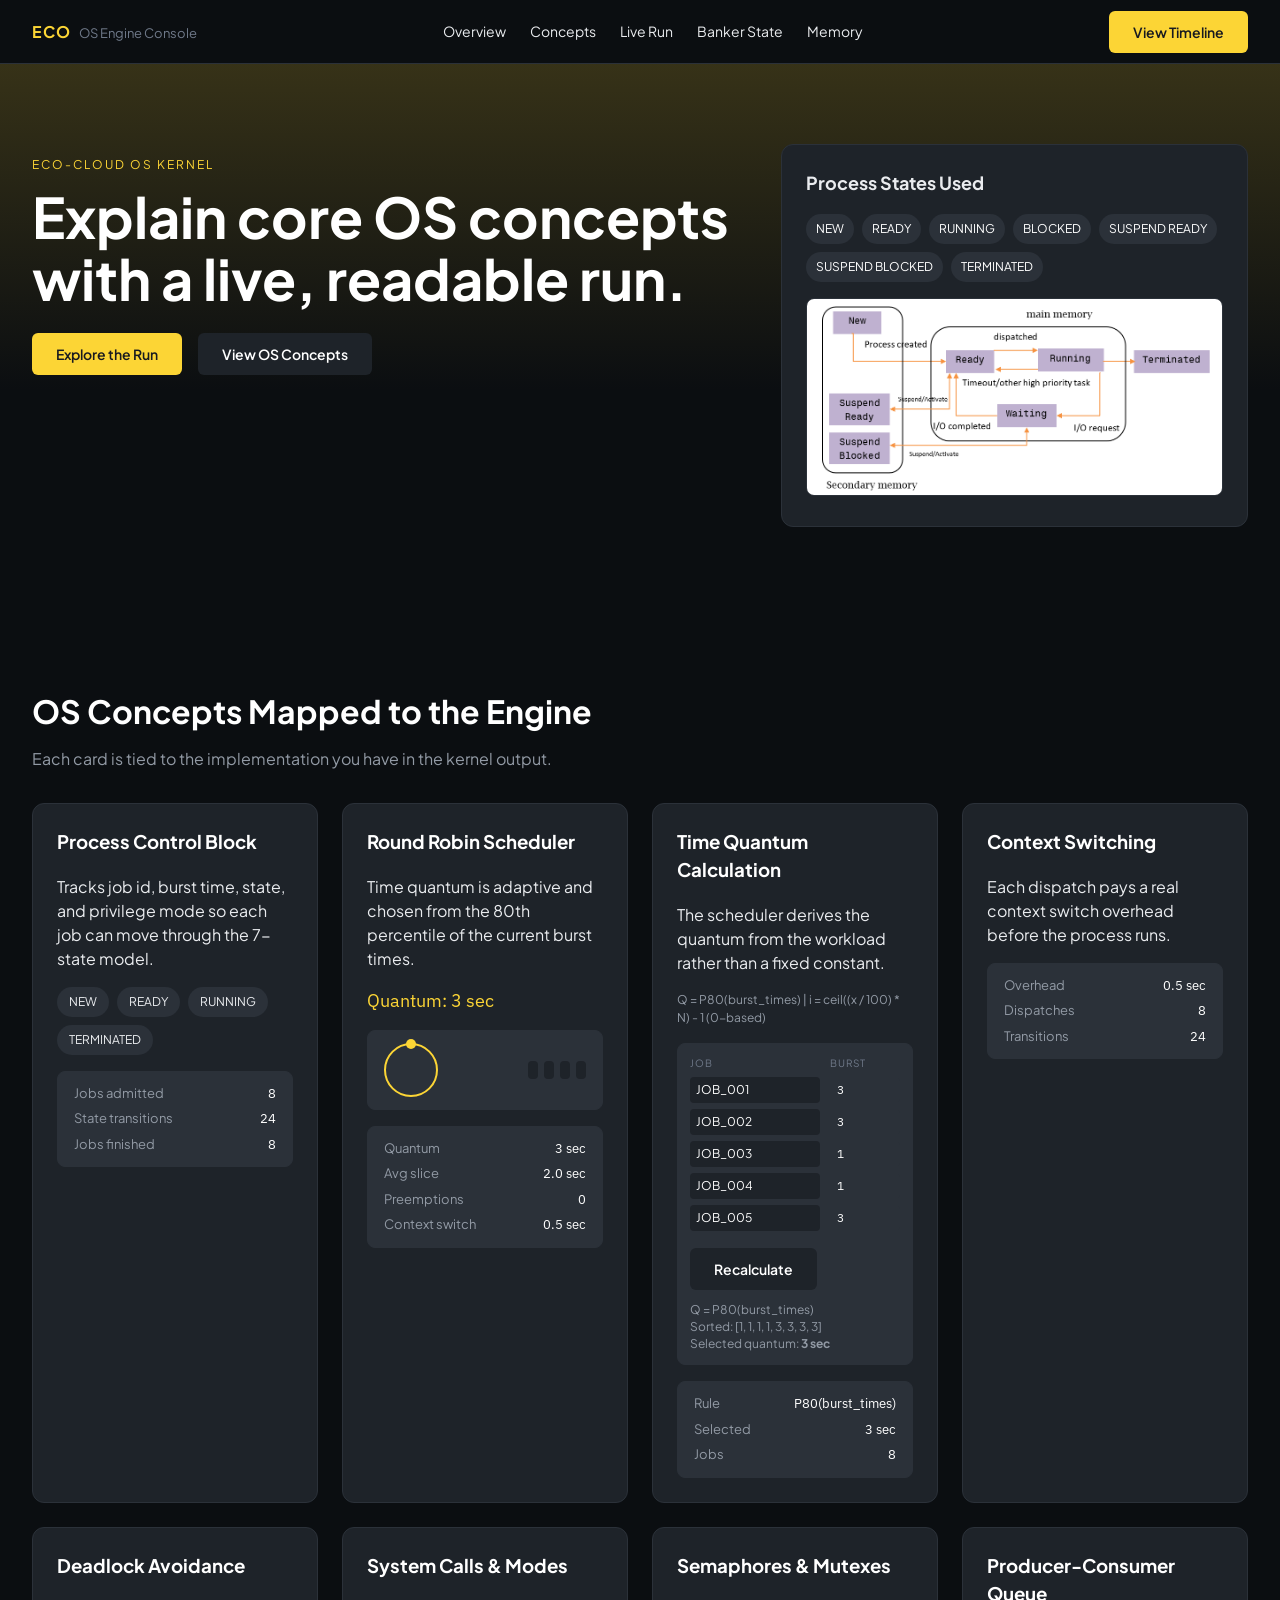
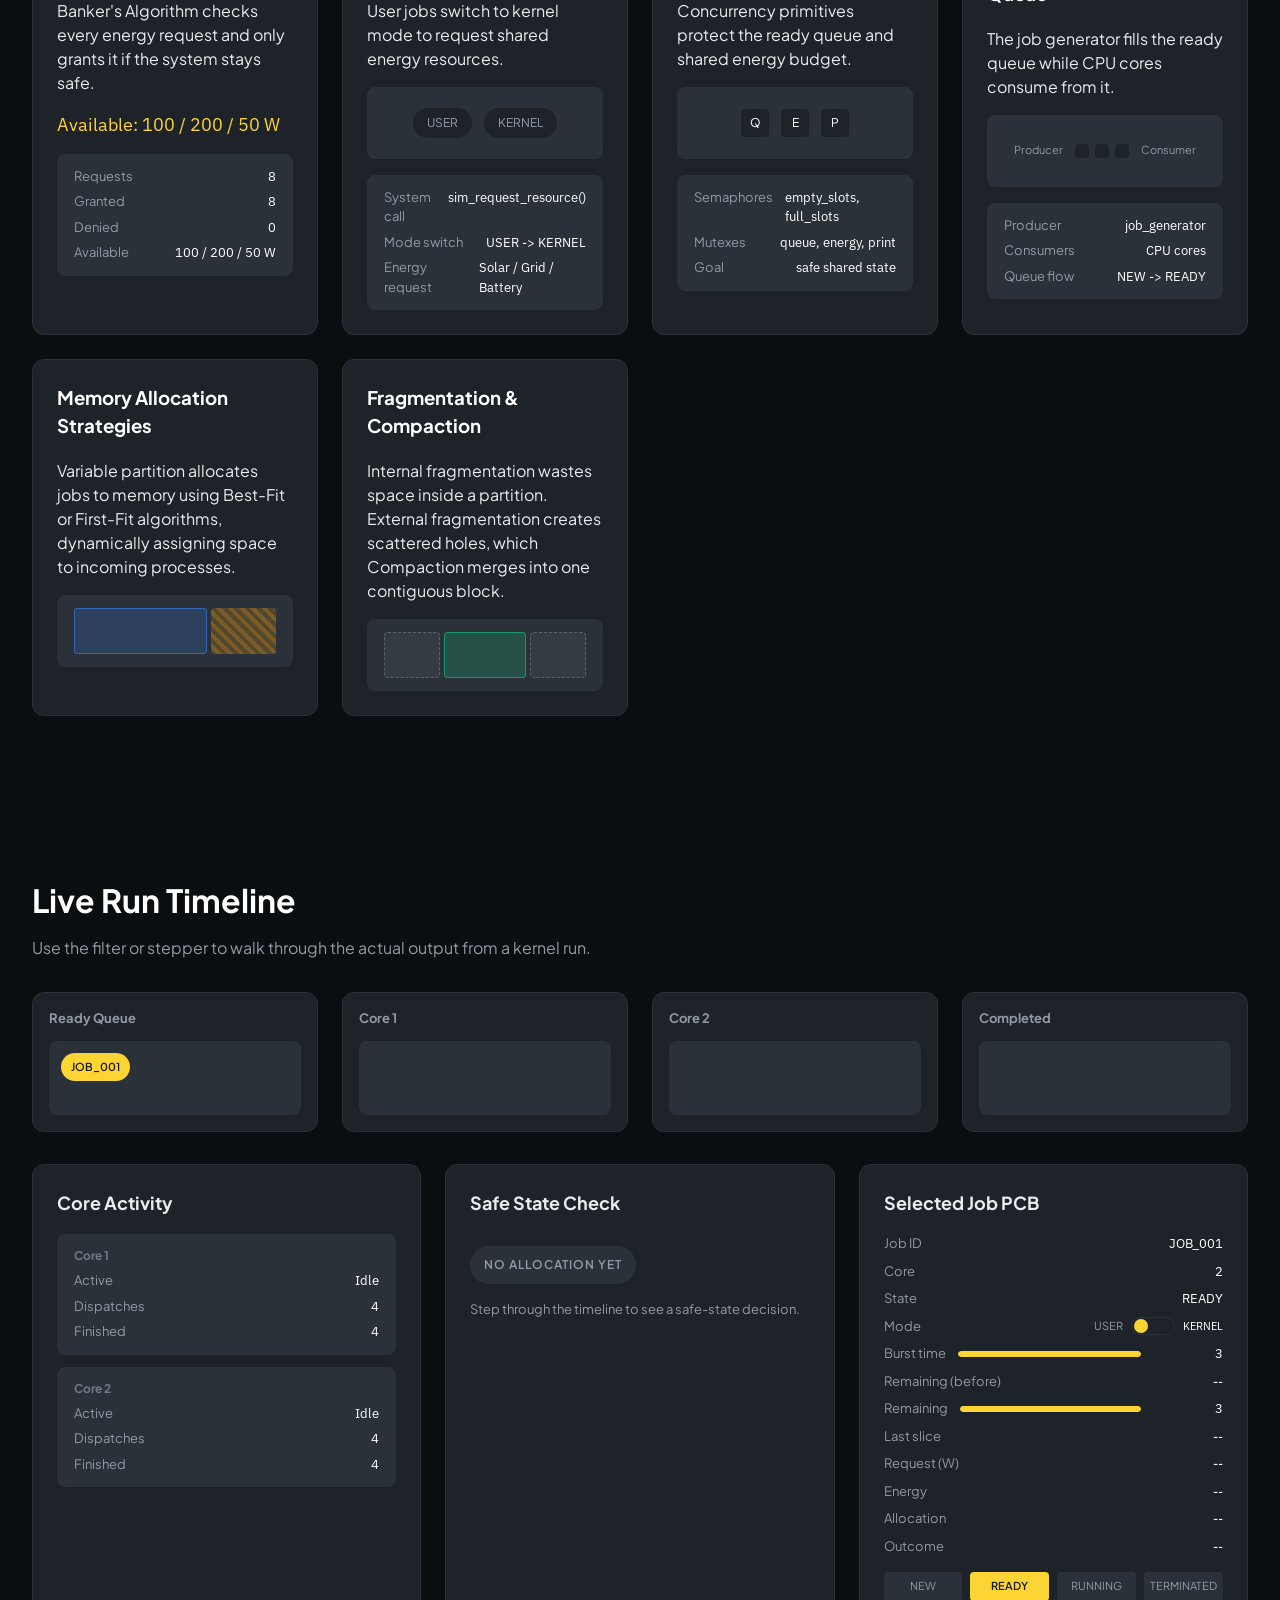
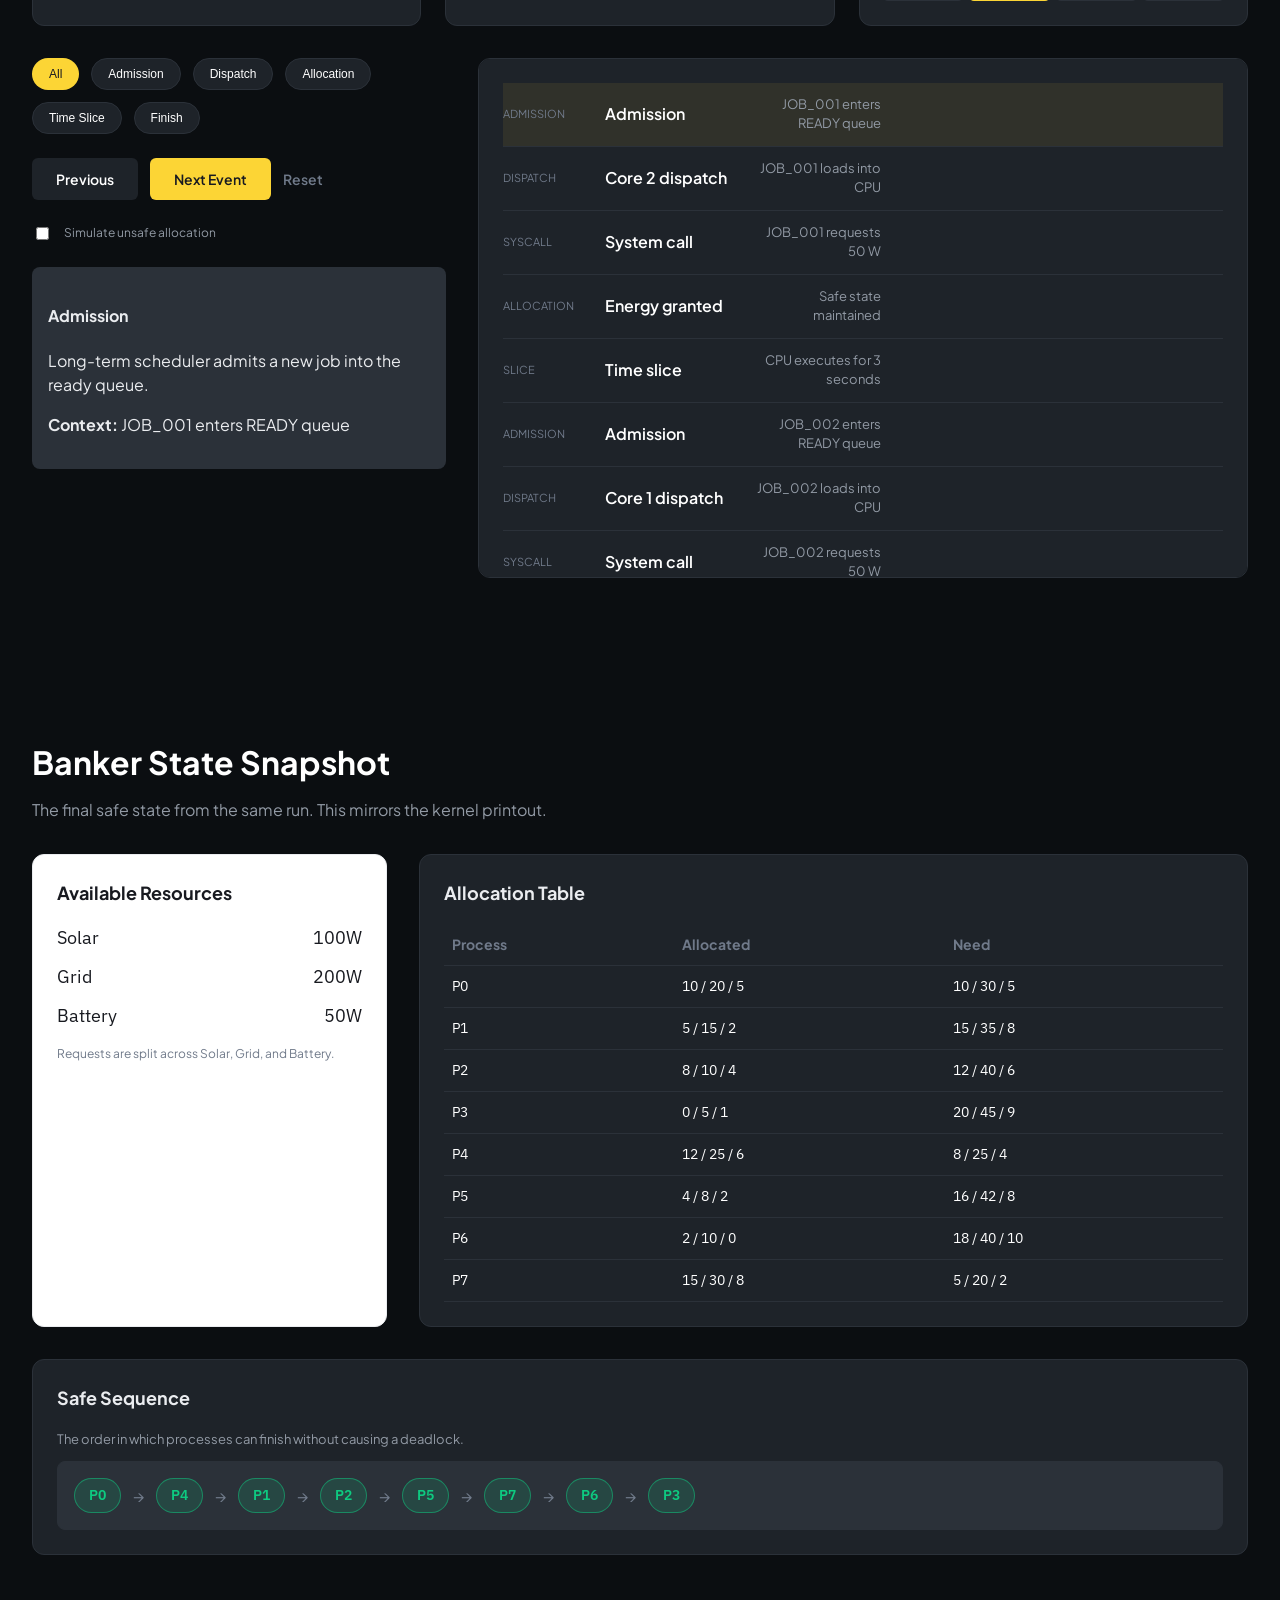
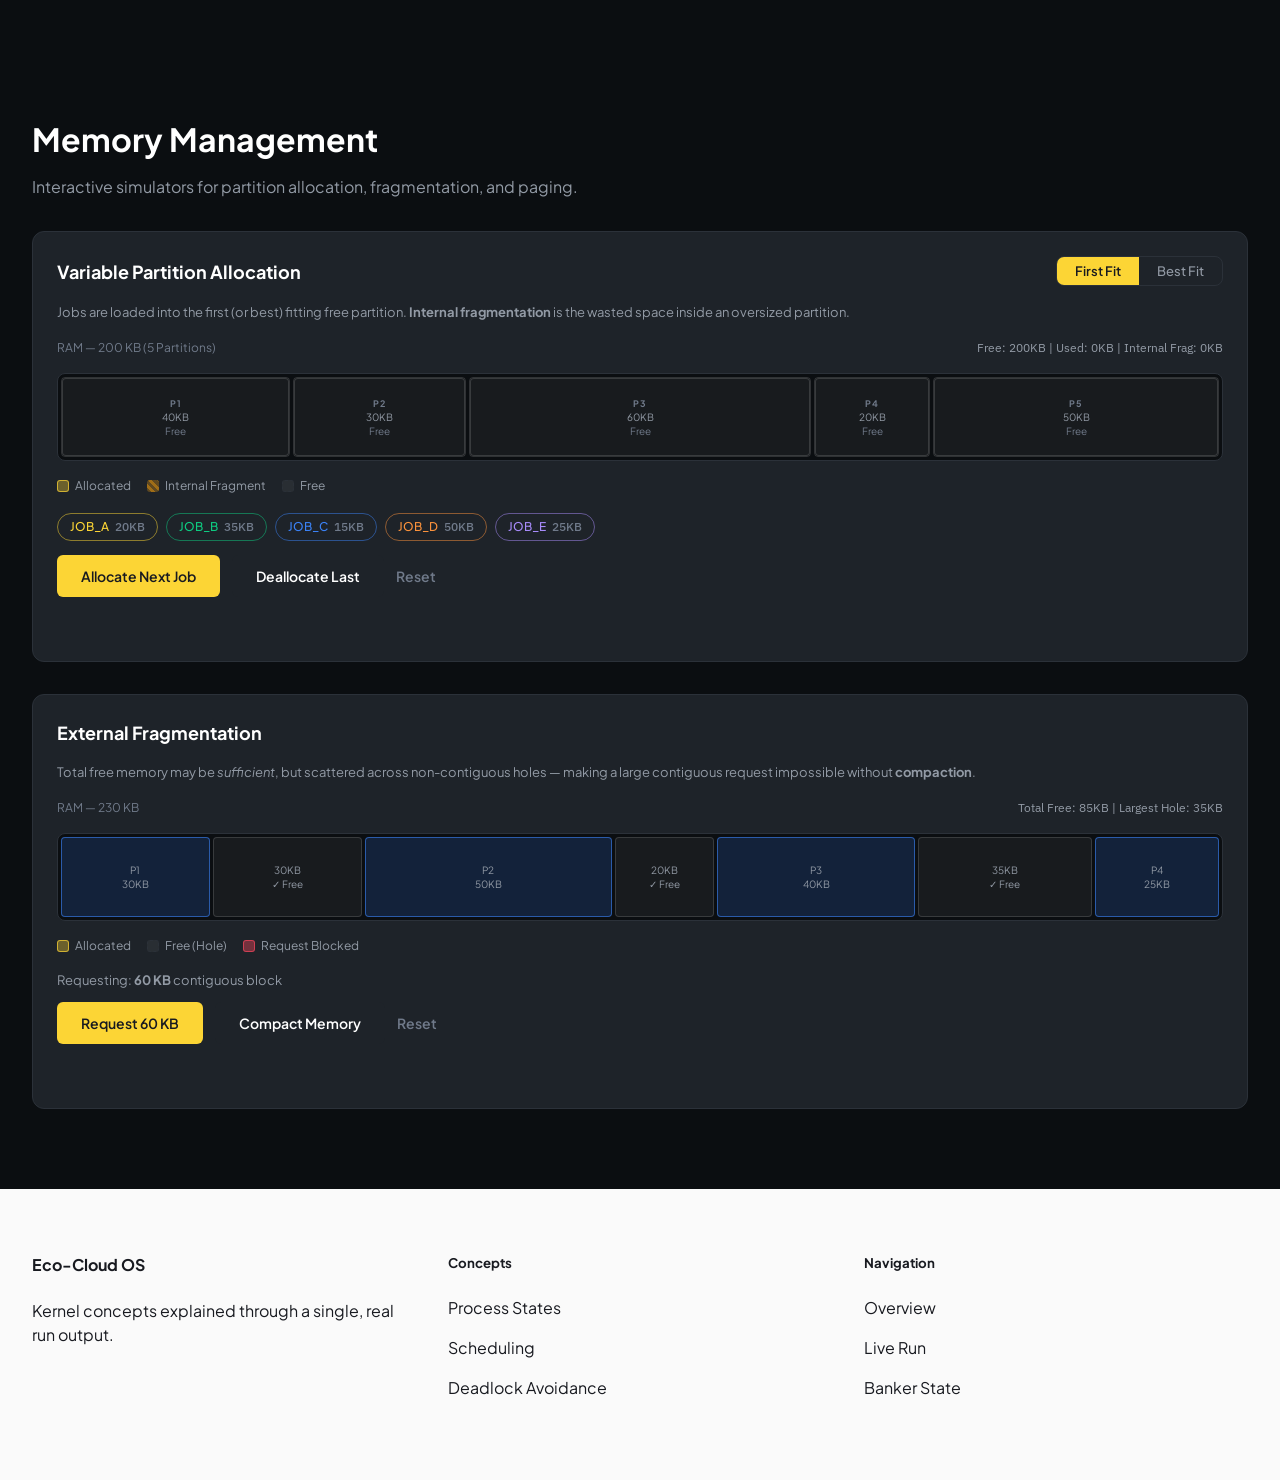
<file: src/os_engine/frontend/index.html>
<!DOCTYPE html>
<html lang="en">
<head>
  <meta charset="utf-8" />
  <meta name="viewport" content="width=device-width, initial-scale=1" />
  <title>Eco-Cloud OS Engine Frontend</title>
  <link rel="stylesheet" href="styles.css" />
</head>
<body>
  <header class="top-nav">
    <div class="nav-brand">
      <span class="brand-mark">ECO</span>
      <span class="brand-sub">OS Engine Console</span>
    </div>
    <nav class="nav-links">
      <a href="#overview">Overview</a>
      <a href="#concepts">Concepts</a>
      <a href="#run">Live Run</a>
      <a href="#banker">Banker State</a>
      <a href="#memory">Memory</a>
    </nav>
    <button class="btn-primary" data-scroll="run">View Timeline</button>
  </header>

  <main>
    <section class="hero" id="overview">
      <div class="hero-content">
        <p class="eyebrow">Eco-Cloud OS Kernel</p>
        <h1>Explain core OS concepts with a live, readable run.</h1>
        <!-- <p class="hero-subtitle">
          This frontend turns the kernel output into a guided walk-through: admission control,
          context switching, Round Robin scheduling, and Banker's Algorithm safety checks.
        </p> -->
        <div class="hero-actions">
          <button class="btn-primary" data-scroll="run">Explore the Run</button>
          <button class="btn-secondary" data-scroll="concepts">View OS Concepts</button>
        </div>
      </div>
      <div class="hero-panel">
        <div class="panel-card">
          <h3>Process States Used</h3>
          <div class="state-chips" id="state-chips"></div>
          <img class="state-diagram" src="public/imagecd.png" alt="Process state transitions" />
        </div>
      </div>
    </section>

    <section class="section" id="concepts">
      <div class="section-header">
        <h2>OS Concepts Mapped to the Engine</h2>
        <p>Each card is tied to the implementation you have in the kernel output.</p>
      </div>
      <div class="card-grid">
        <article class="concept-card">
          <h3>Process Control Block</h3>
          <p>Tracks job id, burst time, state, and privilege mode so each job can move through the 7-state model.</p>
          <div class="pill-row">
            <span>NEW</span><span>READY</span><span>RUNNING</span><span>TERMINATED</span>
          </div>
          <div class="concept-detail" id="pcb-details"></div>
        </article>
        <article class="concept-card">
          <h3>Round Robin Scheduler</h3>
          <p>Time quantum is adaptive and chosen from the 80th percentile of the current burst times.</p>
          <div class="metric" id="rr-quantum">Quantum: -- sec</div>
          <div class="concept-visual rr-visual" aria-hidden="true">
            <div class="rr-ring">
              <div class="rr-token"></div>
            </div>
            <div class="rr-queue">
              <span></span><span></span><span></span><span></span>
            </div>
          </div>
          <div class="concept-detail" id="rr-details"></div>
        </article>
        <article class="concept-card">
          <h3>Time Quantum Calculation</h3>
          <p>The scheduler derives the quantum from the workload rather than a fixed constant.</p>
          <p class="quantum-formula">Q = P80(burst_times) | i = ceil((x / 100) * N) - 1 (0-based)</p>
          <div class="quantum-tool" id="quantum-tool">
            <div class="quantum-table" id="quantum-table"></div>
            <div class="quantum-actions">
              <button class="btn-secondary" id="quantum-recalc">Recalculate</button>
            </div>
            <div class="quantum-result" id="quantum-result"></div>
          </div>
          <div class="concept-detail" id="quantum-details"></div>
        </article>
        <article class="concept-card">
          <h3>Context Switching</h3>
          <p>Each dispatch pays a real context switch overhead before the process runs.</p>
          <div class="concept-detail" id="context-details"></div>
        </article>
        <article class="concept-card">
          <h3>Deadlock Avoidance</h3>
          <p>Banker's Algorithm checks every energy request and only grants it if the system stays safe.</p>
          <div class="metric" id="banker-available">Available: --</div>
          <div class="concept-detail" id="banker-details"></div>
        </article>
        <article class="concept-card">
          <h3>System Calls & Modes</h3>
          <p>User jobs switch to kernel mode to request shared energy resources.</p>
          <div class="concept-visual syscall-visual" aria-hidden="true">
            <div class="syscall-pill user">USER</div>
            <div class="syscall-pill kernel">KERNEL</div>
          </div>
          <div class="concept-detail" id="syscall-details"></div>
        </article>
        <article class="concept-card">
          <h3>Semaphores & Mutexes</h3>
          <p>Concurrency primitives protect the ready queue and shared energy budget.</p>
          <div class="concept-visual sync-visual" aria-hidden="true">
            <div class="lock">Q</div>
            <div class="lock">E</div>
            <div class="lock">P</div>
          </div>
          <div class="concept-detail" id="sync-details"></div>
        </article>
        <article class="concept-card">
          <h3>Producer-Consumer Queue</h3>
          <p>The job generator fills the ready queue while CPU cores consume from it.</p>
          <div class="concept-visual queue-visual" aria-hidden="true">
            <div class="queue-producer">Producer</div>
            <div class="queue-buffer">
              <span></span><span></span><span></span>
            </div>
            <div class="queue-consumer">Consumer</div>
          </div>
          <div class="concept-detail" id="queue-details"></div>
        </article>
        <article class="concept-card">
          <h3>Memory Allocation Strategies</h3>
          <p>Variable partition allocates jobs to memory using Best-Fit or First-Fit algorithms, dynamically assigning space to incoming processes.</p>
          <div class="concept-visual mem-fit-visual" aria-hidden="true" style="display: flex; gap: 4px; height: 32px;">
            <div style="flex: 2; background: rgba(59,130,246,0.2); border: 1px solid rgba(59,130,246,0.6); border-radius: 4px; height: 100%;"></div>
            <div style="flex: 1; background: repeating-linear-gradient(45deg, rgba(245,158,11,0.2), rgba(245,158,11,0.2) 4px, rgba(245,158,11,0.4) 4px, rgba(245,158,11,0.4) 8px); border-radius: 4px; height: 100%;"></div>
          </div>
        </article>
        <article class="concept-card">
          <h3>Fragmentation & Compaction</h3>
          <p>Internal fragmentation wastes space inside a partition. External fragmentation creates scattered holes, which Compaction merges into one contiguous block.</p>
          <div class="concept-visual mem-comp-visual" aria-hidden="true" style="display: flex; gap: 4px; height: 32px;">
            <div style="flex: 1; background: rgba(255,255,255,0.05); border: 1px dashed rgba(255,255,255,0.2); border-radius: 4px; height: 100%;"></div>
            <div style="flex: 1.5; background: rgba(14,203,129,0.2); border: 1px solid rgba(14,203,129,0.6); border-radius: 4px; height: 100%;"></div>
            <div style="flex: 1; background: rgba(255,255,255,0.05); border: 1px dashed rgba(255,255,255,0.2); border-radius: 4px; height: 100%;"></div>
          </div>
        </article>
      </div>
    </section>

    <section class="section" id="run">
      <div class="section-header">
        <h2>Live Run Timeline</h2>
        <p>Use the filter or stepper to walk through the actual output from a kernel run.</p>
      </div>
      <div class="core-sim">
        <div class="core-column">
          <h4>Ready Queue</h4>
          <div class="slot" id="queue-lane"></div>
        </div>
        <div class="core-column">
          <h4>Core 1</h4>
          <div class="slot" id="core-1"></div>
        </div>
        <div class="core-column">
          <h4>Core 2</h4>
          <div class="slot" id="core-2"></div>
        </div>
        <div class="core-column">
          <h4>Completed</h4>
          <div class="slot" id="done-lane"></div>
        </div>
      </div>
      <div class="run-insights">
        <div class="panel-card">
          <h3>Core Activity</h3>
          <div class="core-stats" id="core-stats"></div>
        </div>
        <div class="panel-card">
          <h3>Safe State Check</h3>
          <div class="safe-indicator" id="safe-indicator"></div>
          <div class="safe-detail" id="safe-detail"></div>
          <div class="matrix-table" id="matrix-grid"></div>
        </div>
        <div class="panel-card">
          <h3>Selected Job PCB</h3>
          <div class="pcb-grid" id="pcb-grid"></div>
          <div class="lifecycle" id="lifecycle-steps"></div>
        </div>
      </div>
      <div class="run-layout">
        <div class="run-controls">
          <div class="filter-row" id="event-filters"></div>
          <div class="stepper">
            <button class="btn-secondary" id="step-prev">Previous</button>
            <button class="btn-primary" id="step-next">Next Event</button>
            <button class="btn-tertiary" id="step-reset">Reset</button>
          </div>
          <label class="toggle">
            <input type="checkbox" id="unsafe-toggle" />
            <span>Simulate unsafe allocation</span>
          </label>
          <div class="event-detail" id="event-detail">
            <p>Select an event to see the explanation.</p>
          </div>
        </div>
        <div class="run-events" id="event-list"></div>
      </div>
    </section>

    <section class="section" id="banker">
      <div class="section-header">
        <h2>Banker State Snapshot</h2>
        <p>The final safe state from the same run. This mirrors the kernel printout.</p>
      </div>
      <div class="banker-layout">
        <div class="panel-card light">
          <h3>Available Resources</h3>
          <div class="resource-grid" id="available-grid"></div>
          <div class="resource-note">Requests are split across Solar, Grid, and Battery.</div>
        </div>
        <div class="panel-card">
          <h3>Allocation Table</h3>
          <div class="table-wrap">
            <table>
              <thead>
                <tr>
                  <th>Process</th>
                  <th>Allocated</th>
                  <th>Need</th>
                </tr>
              </thead>
              <tbody id="banker-table"></tbody>
            </table>
          </div>
        </div>
        <div class="panel-card" style="grid-column: 1 / -1;">
          <h3>Safe Sequence</h3>
          <p class="mem-desc">The order in which processes can finish without causing a deadlock.</p>
          <div class="safe-sequence-container" id="safe-sequence-grid"></div>
        </div>
      </div>
    </section>

    <section class="section" id="memory">
      <div class="section-header">
        <h2>Memory Management</h2>
        <p>Interactive simulators for partition allocation, fragmentation, and paging.</p>
      </div>

      <div class="memory-panels">

        <!-- Panel 1: Variable Partition Allocator -->
        <div class="panel-card mem-panel">
          <div class="mem-panel-header">
            <h3>Variable Partition Allocation</h3>
            <div class="mem-strategy-toggle">
              <button class="mem-strategy-btn active" id="btn-first-fit">First Fit</button>
              <button class="mem-strategy-btn" id="btn-best-fit">Best Fit</button>
            </div>
          </div>
          <p class="mem-desc">Jobs are loaded into the first (or best) fitting free partition. <strong>Internal fragmentation</strong> is the wasted space inside an oversized partition.</p>
          <div class="mem-strip-label">
            <span>RAM — 200 KB (5 Partitions)</span>
            <span id="part-stats">Free: 200 KB | Used: 0 KB | Wasted: 0 KB</span>
          </div>
          <div class="mem-strip" id="partition-strip"></div>
          <div class="mem-legend">
            <span class="mem-legend-item"><span class="mem-dot allocated"></span>Allocated</span>
            <span class="mem-legend-item"><span class="mem-dot waste"></span>Internal Fragment</span>
            <span class="mem-legend-item"><span class="mem-dot free"></span>Free</span>
          </div>
          <div class="mem-controls">
            <div class="mem-job-queue" id="part-job-queue"></div>
            <div class="mem-btns">
              <button class="btn-primary" id="part-allocate">Allocate Next Job</button>
              <button class="btn-secondary" id="part-deallocate">Deallocate Last</button>
              <button class="btn-tertiary" id="part-reset">Reset</button>
            </div>
          </div>
          <div class="mem-info-box" id="part-info"></div>
        </div>

        <!-- Panel 2: External Fragmentation -->
        <div class="panel-card mem-panel">
          <h3>External Fragmentation</h3>
          <p class="mem-desc">Total free memory may be <em>sufficient</em>, but scattered across non-contiguous holes &mdash; making a large contiguous request impossible without <strong>compaction</strong>.</p>
          <div class="mem-strip-label">
            <span>RAM &mdash; 230 KB</span>
            <span id="ext-stats">Total Free: 85 KB | Largest Hole: 35 KB</span>
          </div>
          <div class="mem-strip" id="ext-strip"></div>
          <div class="mem-legend">
            <span class="mem-legend-item"><span class="mem-dot allocated"></span>Allocated</span>
            <span class="mem-legend-item"><span class="mem-dot free"></span>Free (Hole)</span>
            <span class="mem-legend-item"><span class="mem-dot request-fail"></span>Request Blocked</span>
          </div>
          <div class="ext-request-area">
            <div class="ext-request-info">
              <span>Requesting: <strong>60 KB</strong> contiguous block</span>
              <span class="ext-verdict" id="ext-verdict"></span>
            </div>
            <div class="mem-btns">
              <button class="btn-primary" id="ext-request">Request 60 KB</button>
              <button class="btn-secondary" id="ext-compact">Compact Memory</button>
              <button class="btn-tertiary" id="ext-reset">Reset</button>
            </div>
          </div>
          <div class="mem-info-box" id="ext-info"></div>
        </div>

      </div>
    </section>

  </main>

  <footer class="footer-light">
    <div class="footer-grid">
      <div>
        <h4>Eco-Cloud OS</h4>
        <p>Kernel concepts explained through a single, real run output.</p>
      </div>
      <div>
        <h5>Concepts</h5>
        <p>Process States</p>
        <p>Scheduling</p>
        <p>Deadlock Avoidance</p>
      </div>
      <div>
        <h5>Navigation</h5>
        <p>Overview</p>
        <p>Live Run</p>
        <p>Banker State</p>
      </div>
    </div>
  </footer>

  <script src="app.js"></script>
</body>
</html>
</file>
<file: src/os_engine/frontend/styles.css>
@import url("https://fonts.googleapis.com/css2?family=IBM+Plex+Sans:wght@400;500;600;700&family=Plus+Jakarta+Sans:wght@400;500;600;700&display=swap");

:root {
  --primary: #fcd535;
  --primary-active: #f0b90b;
  --primary-disabled: #3a3a1f;
  --ink: #181a20;
  --body: #eaecef;
  --body-on-light: #181a20;
  --muted: #707a8a;
  --muted-strong: #929aa5;
  --hairline-on-light: #eaecef;
  --hairline-on-dark: #2b3139;
  --border-strong: #cdd1d6;
  --canvas-light: #ffffff;
  --canvas-dark: #0b0e11;
  --surface-card-dark: #1e2329;
  --surface-elevated-dark: #2b3139;
  --surface-soft-light: #fafafa;
  --surface-strong-light: #f5f5f5;
  --on-primary: #181a20;
  --on-dark: #ffffff;
  --trading-up: #0ecb81;
  --trading-down: #f6465d;
  --info: #3b82f6;

  --radius-sm: 4px;
  --radius-md: 6px;
  --radius-lg: 8px;
  --radius-xl: 12px;
  --radius-pill: 9999px;

  --space-xs: 8px;
  --space-sm: 12px;
  --space-md: 16px;
  --space-lg: 24px;
  --space-xl: 32px;
  --space-xxl: 48px;
  --space-section: 80px;

  --font-display: "Plus Jakarta Sans", "BinanceNova", -apple-system, BlinkMacSystemFont, "Segoe UI", sans-serif;
  --font-number: "IBM Plex Sans", "BinancePlex", "Plus Jakarta Sans", sans-serif;
}

* {
  box-sizing: border-box;
}

body {
  margin: 0;
  font-family: var(--font-display);
  background: var(--canvas-dark);
  color: var(--body);
  line-height: 1.5;
}

a {
  color: inherit;
  text-decoration: none;
}

.top-nav {
  display: flex;
  align-items: center;
  justify-content: space-between;
  padding: 0 var(--space-xl);
  height: 64px;
  background: var(--canvas-dark);
  border-bottom: 1px solid var(--hairline-on-dark);
  position: sticky;
  top: 0;
  z-index: 10;
}

.nav-brand {
  display: flex;
  align-items: baseline;
  gap: var(--space-xs);
}

.brand-mark {
  font-weight: 700;
  color: var(--primary);
  letter-spacing: 1px;
}

.brand-sub {
  font-size: 13px;
  color: var(--muted);
}

.nav-links {
  display: flex;
  gap: var(--space-lg);
  font-size: 14px;
  color: var(--body);
}

.btn-primary,
.btn-secondary,
.btn-tertiary {
  border: none;
  cursor: pointer;
  font-family: var(--font-display);
  font-size: 14px;
  font-weight: 600;
}

.btn-primary {
  background: var(--primary);
  color: var(--on-primary);
  padding: 12px 24px;
  border-radius: var(--radius-md);
}

.btn-secondary {
  background: var(--surface-card-dark);
  color: var(--on-dark);
  padding: 12px 24px;
  border-radius: var(--radius-md);
}

.btn-tertiary {
  background: transparent;
  color: var(--muted);
  padding: 12px 0;
}

.hero {
  display: grid;
  grid-template-columns: minmax(0, 1.2fr) minmax(0, 0.8fr);
  gap: var(--space-xxl);
  padding: var(--space-section) var(--space-xl);
  background: linear-gradient(180deg, rgba(252, 213, 53, 0.18) 0%, rgba(11, 14, 17, 0.9) 60%);
}

.hero-content h1 {
  font-size: 56px;
  line-height: 1.1;
  margin: 0 0 var(--space-md);
  color: var(--on-dark);
}

.eyebrow {
  text-transform: uppercase;
  letter-spacing: 2px;
  font-size: 12px;
  color: var(--primary);
}

.hero-subtitle {
  max-width: 520px;
  color: var(--muted-strong);
}

.hero-actions {
  display: flex;
  gap: var(--space-md);
  margin: var(--space-lg) 0 var(--space-xl);
}

.hero-stats {
  display: grid;
  grid-template-columns: repeat(auto-fit, minmax(160px, 1fr));
  gap: var(--space-md);
}

.stat-card {
  padding: var(--space-md);
  border-radius: var(--radius-lg);
  background: var(--surface-card-dark);
  border: 1px solid var(--hairline-on-dark);
}

.stat-card h4 {
  margin: 0 0 6px;
  font-size: 12px;
  color: var(--muted);
}

.stat-card .value {
  font-family: var(--font-number);
  font-size: 24px;
  color: var(--primary);
}

.hero-panel {
  display: grid;
  gap: var(--space-lg);
}

.panel-card {
  background: var(--surface-card-dark);
  border-radius: var(--radius-xl);
  padding: var(--space-lg);
  border: 1px solid var(--hairline-on-dark);
}

.panel-card.light {
  background: var(--canvas-light);
  color: var(--body-on-light);
  border: 1px solid var(--hairline-on-light);
}

.panel-card h3 {
  margin-top: 0;
  font-size: 18px;
}

.panel-grid {
  display: grid;
  gap: var(--space-sm);
}

.panel-row {
  display: flex;
  justify-content: space-between;
  color: var(--muted-strong);
}

.panel-row span:last-child {
  color: var(--primary);
  font-family: var(--font-number);
}

.state-chips {
  display: flex;
  flex-wrap: wrap;
  gap: var(--space-xs);
}

.state-chips span {
  padding: 6px 10px;
  border-radius: var(--radius-pill);
  background: var(--surface-elevated-dark);
  font-size: 12px;
  color: var(--on-dark);
}

.state-diagram {
  margin-top: var(--space-md);
  width: 100%;
  border-radius: var(--radius-lg);
  border: 1px solid var(--hairline-on-dark);
  background: var(--surface-card-dark);
}

.section {
  padding: var(--space-section) var(--space-xl);
}

.section-header h2 {
  margin: 0 0 var(--space-sm);
  font-size: 32px;
  color: var(--on-dark);
}

.section-header p {
  margin: 0 0 var(--space-xl);
  color: var(--muted-strong);
}

.card-grid {
  display: grid;
  grid-template-columns: repeat(auto-fit, minmax(240px, 1fr));
  gap: var(--space-lg);
}

.concept-card {
  background: var(--surface-card-dark);
  padding: var(--space-lg);
  border-radius: var(--radius-xl);
  border: 1px solid var(--hairline-on-dark);
}

.concept-card h3 {
  margin-top: 0;
  color: var(--on-dark);
}

.pill-row {
  display: flex;
  gap: var(--space-xs);
  margin-top: var(--space-md);
  flex-wrap: wrap;
}

.pill-row span {
  padding: 6px 12px;
  border-radius: var(--radius-pill);
  background: var(--surface-elevated-dark);
  font-size: 12px;
}

.metric {
  margin-top: var(--space-md);
  font-family: var(--font-number);
  font-size: 18px;
  color: var(--primary);
}

.concept-visual {
  margin-top: var(--space-md);
  padding: var(--space-sm) var(--space-md);
  border-radius: var(--radius-lg);
  background: var(--surface-elevated-dark);
  border: 1px solid var(--hairline-on-dark);
  display: flex;
  align-items: center;
  justify-content: center;
  min-height: 72px;
  position: relative;
  overflow: hidden;
}

.quantum-tool {
  margin-top: var(--space-md);
  padding: var(--space-sm);
  border-radius: var(--radius-lg);
  background: var(--surface-elevated-dark);
  border: 1px solid var(--hairline-on-dark);
  display: grid;
  gap: var(--space-sm);
  grid-template-columns: 1fr;
}

.quantum-table {
  display: grid;
  grid-template-columns: 1fr 70px;
  gap: 6px 10px;
  font-size: 12px;
  color: var(--muted-strong);
  max-height: 180px;
  overflow: auto;
}

.quantum-table .quantum-head {
  text-transform: uppercase;
  font-size: 10px;
  letter-spacing: 1px;
  color: var(--muted);
}

.quantum-row {
  padding: 4px 6px;
  border-radius: var(--radius-sm);
  background: var(--surface-card-dark);
  color: var(--on-dark);
}

.quantum-input {
  width: 100%;
  background: transparent;
  border: 1px solid var(--hairline-on-dark);
  border-radius: var(--radius-sm);
  color: var(--on-dark);
  padding: 4px 6px;
  font-family: var(--font-number);
  font-size: 12px;
}

.quantum-actions {
  display: flex;
  justify-content: flex-start;
}

.quantum-result {
  font-size: 12px;
  color: var(--muted-strong);
  line-height: 1.4;
}

.quantum-formula {
  font-size: 12px;
  color: var(--muted-strong);
}

.state-track {
  display: grid;
  grid-template-columns: repeat(4, 1fr);
  gap: var(--space-xs);
  width: 100%;
  text-align: center;
  font-size: 11px;
  color: var(--muted-strong);
  position: relative;
}

.state-track span {
  padding: 6px 0;
  border-radius: var(--radius-sm);
  background: var(--surface-card-dark);
}

.state-dot {
  position: absolute;
  top: -6px;
  left: 6px;
  width: 10px;
  height: 10px;
  border-radius: 50%;
  background: var(--primary);
  animation: state-move 4s steps(4) infinite;
}

.rr-visual {
  justify-content: space-between;
}

.rr-ring {
  width: 54px;
  height: 54px;
  border-radius: 50%;
  border: 2px solid var(--primary);
  position: relative;
}

.rr-token {
  position: absolute;
  width: 10px;
  height: 10px;
  border-radius: 50%;
  background: var(--primary);
  top: -6px;
  left: 50%;
  transform: translateX(-50%);
  animation: rr-spin 3s linear infinite;
  transform-origin: 50% 32px;
}

.rr-queue {
  display: flex;
  gap: 6px;
}

.rr-queue span {
  width: 10px;
  height: 18px;
  border-radius: var(--radius-sm);
  background: var(--surface-card-dark);
  animation: rr-pulse 2.6s infinite;
}

.rr-queue span:nth-child(2) {
  animation-delay: 0.4s;
}

.rr-queue span:nth-child(3) {
  animation-delay: 0.8s;
}

.rr-queue span:nth-child(4) {
  animation-delay: 1.2s;
}

.quantum-visual {
  flex-direction: column;
  gap: 8px;
}

.quantum-bar {
  width: 100%;
  height: 6px;
  border-radius: var(--radius-pill);
  background: var(--surface-card-dark);
  position: relative;
}

.quantum-marker {
  position: absolute;
  top: -4px;
  left: 20%;
  width: 12px;
  height: 14px;
  border-radius: var(--radius-sm);
  background: var(--primary);
  animation: quantum-slide 3s ease-in-out infinite;
}

.quantum-labels {
  width: 100%;
  display: flex;
  justify-content: space-between;
  font-size: 11px;
  color: var(--muted);
}

.context-visual {
  gap: var(--space-sm);
}

.context-core,
.context-reg {
  padding: 8px 12px;
  border-radius: var(--radius-sm);
  background: var(--surface-card-dark);
  font-size: 12px;
}

.context-arrow {
  width: 36px;
  height: 2px;
  background: var(--primary);
  position: relative;
  animation: context-swap 2.6s ease-in-out infinite;
}

.context-arrow::after {
  content: "";
  position: absolute;
  right: 0;
  top: -4px;
  border-left: 6px solid var(--primary);
  border-top: 4px solid transparent;
  border-bottom: 4px solid transparent;
}

.banker-visual {
  position: relative;
}

.banker-grid {
  display: grid;
  grid-template-columns: repeat(3, 14px);
  gap: 6px;
}

.banker-grid span {
  width: 14px;
  height: 14px;
  border-radius: var(--radius-sm);
  background: var(--surface-card-dark);
}

.banker-scan {
  position: absolute;
  width: 100%;
  height: 6px;
  background: rgba(252, 213, 53, 0.25);
  top: 8px;
  left: 0;
  animation: banker-scan 2.8s ease-in-out infinite;
}

.syscall-visual {
  gap: var(--space-sm);
}

.syscall-pill {
  padding: 6px 14px;
  border-radius: var(--radius-pill);
  font-size: 12px;
  background: var(--surface-card-dark);
  color: var(--muted-strong);
}

.syscall-pill.kernel {
  animation: syscall-toggle 2.4s infinite;
}

.sync-visual {
  gap: var(--space-sm);
}

.lock {
  width: 28px;
  height: 28px;
  border-radius: var(--radius-sm);
  background: var(--surface-card-dark);
  display: grid;
  place-items: center;
  font-size: 12px;
  color: var(--on-dark);
  animation: lock-pulse 2.6s infinite;
}

.lock:nth-child(2) {
  animation-delay: 0.4s;
}

.lock:nth-child(3) {
  animation-delay: 0.8s;
}

.queue-visual {
  gap: var(--space-sm);
}

.queue-producer,
.queue-consumer {
  font-size: 11px;
  color: var(--muted-strong);
}

.queue-buffer {
  display: flex;
  gap: 6px;
}

.queue-buffer span {
  width: 14px;
  height: 14px;
  border-radius: var(--radius-sm);
  background: var(--surface-card-dark);
  animation: queue-fill 2.2s infinite;
}

.queue-buffer span:nth-child(2) {
  animation-delay: 0.4s;
}

.queue-buffer span:nth-child(3) {
  animation-delay: 0.8s;
}

.concept-detail {
  margin-top: var(--space-md);
  padding: var(--space-sm) var(--space-md);
  border-radius: var(--radius-lg);
  background: var(--surface-elevated-dark);
  border: 1px solid var(--hairline-on-dark);
  font-size: 13px;
  color: var(--muted-strong);
  display: grid;
  gap: 6px;
}

.concept-detail .detail-row {
  display: flex;
  justify-content: space-between;
  gap: var(--space-sm);
}

.concept-detail .detail-row span:last-child {
  color: var(--on-dark);
  font-family: var(--font-number);
}

.run-layout {
  display: grid;
  grid-template-columns: minmax(280px, 0.7fr) minmax(0, 1.3fr);
  gap: var(--space-xl);
}

.core-sim {
  display: grid;
  grid-template-columns: repeat(auto-fit, minmax(180px, 1fr));
  gap: var(--space-lg);
  margin-bottom: var(--space-xl);
}

.run-insights {
  display: grid;
  grid-template-columns: repeat(auto-fit, minmax(240px, 1fr));
  gap: var(--space-lg);
  margin-bottom: var(--space-xl);
}

.core-stats {
  display: grid;
  gap: var(--space-sm);
}

.core-card {
  padding: var(--space-sm) var(--space-md);
  border-radius: var(--radius-lg);
  background: var(--surface-elevated-dark);
  border: 1px solid var(--hairline-on-dark);
  display: grid;
  gap: 6px;
  font-size: 13px;
}

.core-card h4 {
  margin: 0;
  font-size: 12px;
  color: var(--muted);
}

.core-row {
  display: flex;
  justify-content: space-between;
  color: var(--muted-strong);
}

.core-row span:last-child {
  color: var(--on-dark);
  font-family: var(--font-number);
}

.safe-indicator {
  margin-top: var(--space-sm);
  padding: 10px 14px;
  border-radius: var(--radius-pill);
  font-weight: 600;
  font-size: 12px;
  text-transform: uppercase;
  letter-spacing: 1px;
  background: var(--surface-elevated-dark);
  color: var(--muted-strong);
  display: inline-flex;
  align-items: center;
  gap: 8px;
}

.safe-indicator.safe {
  background: rgba(14, 203, 129, 0.16);
  color: var(--trading-up);
}

.safe-indicator.unsafe {
  background: rgba(246, 70, 93, 0.18);
  color: var(--trading-down);
}

.safe-detail {
  margin-top: var(--space-md);
  font-size: 13px;
  color: var(--muted-strong);
  display: grid;
  gap: 6px;
}

.matrix-table {
  margin-top: var(--space-md);
  display: grid;
  grid-template-columns: 1fr repeat(3, minmax(46px, 1fr));
  gap: 6px 10px;
  font-size: 11px;
  color: var(--muted-strong);
  font-family: var(--font-number);
}

.matrix-table .matrix-head {
  text-transform: uppercase;
  letter-spacing: 1px;
  color: var(--muted);
  font-size: 10px;
}

.matrix-table .matrix-cell {
  padding: 4px 6px;
  border-radius: var(--radius-sm);
  background: var(--surface-elevated-dark);
  color: var(--on-dark);
  text-align: right;
}

.matrix-table .matrix-row-label {
  text-align: left;
  color: var(--muted-strong);
}

.pcb-grid {
  display: grid;
  gap: var(--space-xs);
  margin-top: var(--space-sm);
}

.pcb-row {
  display: flex;
  justify-content: space-between;
  font-size: 13px;
  color: var(--muted-strong);
  gap: var(--space-sm);
  align-items: center;
}

.pcb-row span:last-child {
  color: var(--on-dark);
  font-family: var(--font-number);
}

.pcb-bar {
  flex: 1;
  height: 6px;
  border-radius: var(--radius-pill);
  background: var(--surface-card-dark);
  position: relative;
  overflow: hidden;
}

.pcb-bar-fill {
  height: 100%;
  background: var(--primary);
  border-radius: var(--radius-pill);
  width: 0;
  transition: width 0.3s ease;
}

.pcb-value {
  min-width: 70px;
  text-align: right;
}

.mode-switch {
  display: inline-flex;
  align-items: center;
  gap: 8px;
  margin-left: auto;
}

.mode-label {
  font-size: 11px;
  color: var(--muted-strong);
}

.mode-track {
  width: 44px;
  height: 18px;
  border-radius: var(--radius-pill);
  background: var(--surface-card-dark);
  border: 1px solid var(--hairline-on-dark);
  position: relative;
}

.mode-knob {
  width: 14px;
  height: 14px;
  border-radius: 50%;
  background: var(--primary);
  position: absolute;
  top: 1px;
  left: 2px;
  transition: transform 0.2s ease;
}

.mode-switch.kernel .mode-knob {
  transform: translateX(24px);
}

.lifecycle {
  margin-top: var(--space-md);
  display: grid;
  grid-template-columns: repeat(4, 1fr);
  gap: var(--space-xs);
  font-size: 11px;
}

.lifecycle span {
  padding: 6px 0;
  text-align: center;
  border-radius: var(--radius-sm);
  background: var(--surface-elevated-dark);
  color: var(--muted-strong);
}

.lifecycle span.active {
  background: var(--primary);
  color: var(--on-primary);
  font-weight: 600;
}

.core-column {
  background: var(--surface-card-dark);
  border-radius: var(--radius-xl);
  padding: var(--space-md);
  border: 1px solid var(--hairline-on-dark);
  min-height: 140px;
  display: flex;
  flex-direction: column;
  gap: var(--space-sm);
}

.core-column h4 {
  margin: 0;
  font-size: 13px;
  color: var(--muted-strong);
}

.slot {
  flex: 1;
  border-radius: var(--radius-lg);
  background: var(--surface-elevated-dark);
  padding: var(--space-sm);
  display: flex;
  gap: 6px;
  flex-wrap: wrap;
  align-content: flex-start;
}

.job-chip {
  padding: 6px 10px;
  border-radius: var(--radius-pill);
  background: var(--primary);
  color: var(--on-primary);
  font-size: 11px;
  font-weight: 600;
  animation: job-pop 0.4s ease;
  cursor: pointer;
}

.toggle {
  display: inline-flex;
  align-items: center;
  gap: var(--space-sm);
  font-size: 12px;
  color: var(--muted-strong);
}

.toggle input {
  accent-color: var(--primary);
}

.run-controls {
  display: flex;
  flex-direction: column;
  gap: var(--space-lg);
}

.filter-row {
  display: flex;
  flex-wrap: wrap;
  gap: var(--space-sm);
}

.filter-row button {
  background: var(--surface-card-dark);
  color: var(--on-dark);
  border: 1px solid var(--hairline-on-dark);
  padding: 8px 16px;
  border-radius: var(--radius-pill);
  cursor: pointer;
  font-size: 12px;
}

.filter-row button.active {
  background: var(--primary);
  color: var(--on-primary);
  border-color: transparent;
}

.stepper {
  display: flex;
  flex-wrap: wrap;
  gap: var(--space-sm);
}

.event-detail {
  background: var(--surface-elevated-dark);
  padding: var(--space-md);
  border-radius: var(--radius-lg);
  min-height: 120px;
}

.run-events {
  background: var(--surface-card-dark);
  border-radius: var(--radius-xl);
  border: 1px solid var(--hairline-on-dark);
  padding: var(--space-lg);
  max-height: 520px;
  overflow: auto;
}

.event-item {
  padding: var(--space-sm) 0;
  border-bottom: 1px solid var(--hairline-on-dark);
  display: grid;
  grid-template-columns: 90px 1fr 1.2fr;
  gap: var(--space-sm);
  align-items: center;
}

.event-item:last-child {
  border-bottom: none;
}

.event-tag {
  font-size: 11px;
  text-transform: uppercase;
  color: var(--muted);
}

.event-item.active {
  background: rgba(252, 213, 53, 0.08);
}

.event-item .event-title {
  color: var(--on-dark);
  font-weight: 600;
}

.event-item .event-desc {
  color: var(--muted-strong);
  font-size: 13px;
  text-align: right;
}

.event-main {
  display: grid;
  grid-template-columns: minmax(0, 1fr) minmax(0, 1fr);
  align-items: center;
  gap: var(--space-sm);
}

.banker-layout {
  display: grid;
  grid-template-columns: minmax(240px, 0.6fr) minmax(0, 1.4fr);
  gap: var(--space-xl);
}

.resource-grid {
  display: grid;
  gap: var(--space-sm);
}

.resource-row {
  display: flex;
  justify-content: space-between;
  font-family: var(--font-number);
  font-size: 18px;
}

.resource-note {
  margin-top: var(--space-md);
  font-size: 12px;
  color: var(--muted);
}

.table-wrap {
  overflow: auto;
}

table {
  width: 100%;
  border-collapse: collapse;
  font-size: 14px;
}

thead {
  text-align: left;
  color: var(--muted);
}

th, td {
  padding: 10px 8px;
  border-bottom: 1px solid var(--hairline-on-dark);
}

td {
  font-family: var(--font-number);
  color: var(--on-dark);
}

.footer-light {
  background: var(--surface-soft-light);
  color: var(--body-on-light);
  padding: 64px var(--space-xl);
}

.footer-grid {
  display: grid;
  gap: var(--space-xl);
  grid-template-columns: repeat(auto-fit, minmax(200px, 1fr));
}

.footer-grid h4,
.footer-grid h5 {
  margin-top: 0;
}

@keyframes state-move {
  0% {
    transform: translateX(0);
  }
  100% {
    transform: translateX(calc(100% - 24px));
  }
}

@keyframes rr-spin {
  0% {
    transform: translateX(-50%) rotate(0deg);
  }
  100% {
    transform: translateX(-50%) rotate(360deg);
  }
}

@keyframes rr-pulse {
  0%, 100% {
    background: var(--surface-card-dark);
  }
  50% {
    background: rgba(252, 213, 53, 0.4);
  }
}

@keyframes quantum-slide {
  0% {
    left: 15%;
  }
  50% {
    left: 65%;
  }
  100% {
    left: 30%;
  }
}

@keyframes context-swap {
  0%, 100% {
    width: 36px;
    opacity: 0.6;
  }
  50% {
    width: 56px;
    opacity: 1;
  }
}

@keyframes banker-scan {
  0% {
    top: 6px;
    opacity: 0.2;
  }
  50% {
    top: 32px;
    opacity: 0.6;
  }
  100% {
    top: 6px;
    opacity: 0.2;
  }
}

@keyframes syscall-toggle {
  0%, 100% {
    background: var(--surface-card-dark);
    color: var(--muted-strong);
  }
  50% {
    background: var(--primary);
    color: var(--on-primary);
  }
}

@keyframes lock-pulse {
  0%, 100% {
    background: var(--surface-card-dark);
  }
  50% {
    background: rgba(252, 213, 53, 0.35);
  }
}

@keyframes queue-fill {
  0%, 100% {
    background: var(--surface-card-dark);
  }
  50% {
    background: rgba(252, 213, 53, 0.4);
  }
}

@keyframes job-pop {
  0% {
    transform: scale(0.9);
    opacity: 0.5;
  }
  100% {
    transform: scale(1);
    opacity: 1;
  }
}

@media (max-width: 1024px) {
  .hero {
    grid-template-columns: 1fr;
  }

  .run-layout,
  .banker-layout {
    grid-template-columns: 1fr;
  }

  .top-nav {
    flex-direction: column;
    height: auto;
    gap: var(--space-sm);
    padding: var(--space-md) var(--space-lg);
  }

  .nav-links {
    flex-wrap: wrap;
    justify-content: center;
  }
}

/* Safe Sequence */
.safe-sequence-container {
  display: flex;
  flex-wrap: wrap;
  align-items: center;
  gap: var(--space-sm);
  margin-top: var(--space-sm);
  padding: var(--space-md);
  background: var(--surface-elevated-dark);
  border-radius: var(--radius-lg);
  border: 1px solid var(--hairline-on-dark);
}

.safe-seq-chip {
  padding: 6px 14px;
  background: rgba(14,203,129,0.15);
  border: 1px solid rgba(14,203,129,0.5);
  color: var(--trading-up);
  border-radius: var(--radius-pill);
  font-family: var(--font-number);
  font-weight: 600;
  font-size: 14px;
}

.safe-seq-arrow {
  color: var(--muted);
  font-size: 16px;
}

@media (max-width: 720px) {
  .hero-content h1 {
    font-size: 38px;
  }

  .section {
    padding: 56px var(--space-lg);
  }

  .quantum-tool {
    grid-template-columns: 1fr;
  }

  .quantum-actions,
  .quantum-result,
  .quantum-table {
    grid-column: 1 / -1;
  }
}

/* ============================================================
   MEMORY MANAGEMENT SECTION
   ============================================================ */

.memory-panels {
  display: grid;
  gap: var(--space-xl);
}

.mem-panel {
  display: grid;
  gap: var(--space-md);
}

.mem-panel h3 {
  margin: 0;
  color: var(--on-dark);
  font-size: 18px;
}

.mem-panel-header {
  display: flex;
  align-items: center;
  justify-content: space-between;
  flex-wrap: wrap;
  gap: var(--space-sm);
}

.mem-strategy-toggle {
  display: flex;
  border-radius: var(--radius-lg);
  overflow: hidden;
  border: 1px solid var(--hairline-on-dark);
}

.mem-strategy-btn {
  padding: 6px 18px;
  background: transparent;
  border: none;
  cursor: pointer;
  font-family: var(--font-display);
  font-size: 13px;
  font-weight: 500;
  color: var(--muted-strong);
  transition: background 0.15s, color 0.15s;
}

.mem-strategy-btn.active {
  background: var(--primary);
  color: var(--on-primary);
  font-weight: 600;
}

.mem-desc {
  margin: 0;
  font-size: 13px;
  color: var(--muted-strong);
  line-height: 1.6;
}

.mem-strip-label {
  display: flex;
  justify-content: space-between;
  align-items: center;
  font-size: 12px;
  color: var(--muted);
}

.mem-strip-label span:last-child {
  font-family: var(--font-number);
  color: var(--muted-strong);
}

/* RAM Strip */
.mem-strip {
  display: flex;
  height: 88px;
  border-radius: var(--radius-lg);
  overflow: hidden;
  border: 1px solid var(--hairline-on-dark);
  background: var(--canvas-dark);
  gap: 3px;
  padding: 3px;
}

.mem-partition {
  display: flex;
  height: 100%;
  border-radius: var(--radius-sm);
  overflow: hidden;
  border: 1px solid rgba(255,255,255,0.15);
  flex-shrink: 0;
  transition: width 0.4s ease, border-color 0.3s ease;
}

.mem-part-num {
  font-size: 9px;
  text-transform: uppercase;
  letter-spacing: 1px;
  color: var(--muted);
  font-weight: 700;
}


.mem-block {
  display: flex;
  align-items: center;
  justify-content: center;
  min-width: 2px;
  transition: width 0.4s ease;
  position: relative;
  overflow: hidden;
  border-radius: var(--radius-sm);
  border: 1px solid rgba(255,255,255,0.10);
}

.mem-block-label {
  font-size: 10px;
  text-align: center;
  line-height: 1.4;
  color: var(--muted-strong);
  pointer-events: none;
}

.mem-block.free {
  background: rgba(255,255,255,0.055);
  border: 1px solid rgba(255,255,255,0.14);
}

.mem-block.free.compacted {
  background: rgba(14,203,129,0.15);
  border: 1px solid rgba(14,203,129,0.6);
  animation: compact-glow 2s ease-in-out infinite;
}

@keyframes compact-glow {
  0%, 100% { background: rgba(14,203,129,0.15); }
  50%       { background: rgba(14,203,129,0.25); }
}

.mem-block.allocated {
  border: 2px solid;
}

.mem-block.waste {
  background: repeating-linear-gradient(
    45deg,
    rgba(245,158,11,0.10),
    rgba(245, 11, 11, 0.1) 4px,
    rgba(245, 70, 11, 0.28) 4px,
    rgba(245, 15, 11, 0.28) 8px
  );
  border: 1px solid rgba(245, 62, 11, 0.55);
}

.mem-block.request-fail {
  background: rgba(246,70,93,0.18);
  border: 2px solid rgba(246,70,93,0.7);
  animation: fail-pulse 1.2s ease-in-out infinite;
}

.mem-block.ext-alloc {
  background: rgba(59,130,246,0.18);
  border: 1px solid rgba(59,130,246,0.6);
}

.frag-label {
  color: #d2441c !important;
  font-weight: 600;
}

/* Legend */
.mem-legend {
  display: flex;
  gap: var(--space-md);
  flex-wrap: wrap;
  font-size: 12px;
  color: var(--muted-strong);
}

.mem-legend-item {
  display: flex;
  align-items: center;
  gap: 6px;
}

.mem-dot {
  width: 12px;
  height: 12px;
  border-radius: 3px;
  display: inline-block;
  flex-shrink: 0;
}

.mem-dot.allocated {
  background: rgba(252,213,53,0.35);
  border: 1px solid rgba(252,213,53,0.7);
}

.mem-dot.waste {
  background: repeating-linear-gradient(
    45deg,
    rgba(245,158,11,0.3),
    rgba(245,158,11,0.3) 3px,
    rgba(245,158,11,0.6) 3px,
    rgba(245,158,11,0.6) 6px
  );
}

.mem-dot.free {
  background: rgba(255,255,255,0.05);
  border: 1px dashed var(--hairline-on-dark);
}

.mem-dot.request-fail {
  background: rgba(246,70,93,0.4);
  border: 1px solid rgba(246,70,93,0.7);
}

/* Controls */
.mem-controls {
  display: flex;
  flex-direction: column;
  gap: var(--space-sm);
}

.mem-btns {
  display: flex;
  gap: var(--space-sm);
  flex-wrap: wrap;
  align-items: center;
}

.mem-job-queue {
  display: flex;
  flex-wrap: wrap;
  gap: var(--space-xs);
  min-height: 32px;
  align-items: center;
}

.job-queue-chip {
  display: flex;
  align-items: center;
  gap: 6px;
  padding: 4px 12px;
  border-radius: var(--radius-pill);
  border: 1px solid;
  background: transparent;
  font-size: 12px;
  font-weight: 500;
}

.job-chip-size {
  color: var(--muted);
  font-family: var(--font-number);
}

.mem-muted {
  font-size: 12px;
  color: var(--muted);
  font-style: italic;
}

.mem-info-box {
  min-height: 24px;
  font-size: 13px;
  padding: 4px 0;
}

.mem-warn {
  color: var(--trading-down);
}

.mem-ok {
  color: var(--trading-up);
}

/* External Fragmentation */
.ext-request-area {
  display: flex;
  flex-direction: column;
  gap: var(--space-sm);
}

.ext-request-info {
  display: flex;
  align-items: center;
  gap: var(--space-md);
  flex-wrap: wrap;
  font-size: 13px;
  color: var(--muted-strong);
}

.ext-verdict {
  font-weight: 600;
  font-size: 13px;
  font-family: var(--font-number);
}

.ext-verdict.ext-fail {
  color: var(--trading-down);
}

.ext-verdict.ext-success {
  color: var(--trading-up);
}

/* Paging Simulator */
.paging-controls {
  display: flex;
  gap: var(--space-lg);
  flex-wrap: wrap;
}

.paging-input-group {
  display: flex;
  flex-direction: column;
  gap: 6px;
  font-size: 12px;
  color: var(--muted-strong);
}

.paging-input,
.paging-select {
  background: var(--surface-elevated-dark);
  border: 1px solid var(--hairline-on-dark);
  border-radius: var(--radius-md);
  color: var(--on-dark);
  padding: 8px 12px;
  font-family: var(--font-number);
  font-size: 16px;
  width: 160px;
}

.paging-input:focus,
.paging-select:focus {
  outline: none;
  border-color: var(--primary);
}

.paging-result {
  padding: var(--space-md);
  background: var(--surface-elevated-dark);
  border-radius: var(--radius-lg);
  border: 1px solid var(--hairline-on-dark);
  min-height: 80px;
}

.paging-breakdown {
  display: flex;
  align-items: center;
  gap: var(--space-sm);
  flex-wrap: wrap;
  margin-bottom: var(--space-sm);
}

.paging-addr-chip {
  padding: 8px 14px;
  border-radius: var(--radius-lg);
  text-align: center;
  min-width: 80px;
}

.paging-addr-chip.logical {
  background: rgba(59,130,246,0.15);
  border: 1px solid rgba(59,130,246,0.5);
}

.paging-addr-chip.page-num {
  background: rgba(252,213,53,0.12);
  border: 1px solid rgba(252,213,53,0.5);
}

.paging-addr-chip.offset {
  background: rgba(167,139,250,0.15);
  border: 1px solid rgba(167,139,250,0.5);
}

.paging-addr-chip.physical {
  background: rgba(14,203,129,0.12);
  border: 1px solid rgba(14,203,129,0.5);
}

.paging-chip-label {
  font-size: 10px;
  text-transform: uppercase;
  letter-spacing: 1px;
  color: var(--muted);
  margin-bottom: 4px;
}

.paging-chip-value {
  font-family: var(--font-number);
  font-size: 20px;
  font-weight: 600;
  color: var(--on-dark);
}

.paging-op {
  font-size: 13px;
  color: var(--muted);
  font-family: var(--font-number);
  white-space: nowrap;
}

.paging-formula {
  font-size: 12px;
  color: var(--muted-strong);
  font-family: var(--font-number);
  border-top: 1px solid var(--hairline-on-dark);
  padding-top: var(--space-xs);
}

.paging-formula strong {
  color: var(--trading-up);
}

.paging-layout {
  display: grid;
  grid-template-columns: 1fr 1fr;
  gap: var(--space-lg);
}

.paging-section {
  display: flex;
  flex-direction: column;
  gap: var(--space-xs);
}

.paging-label {
  font-size: 12px;
  text-transform: uppercase;
  letter-spacing: 1px;
  color: var(--muted);
  margin-bottom: 4px;
}

.page-table,
.frame-table {
  display: grid;
  gap: 4px;
  font-size: 12px;
  font-family: var(--font-number);
}

.pt-header {
  display: flex;
  justify-content: space-between;
  padding: 4px 10px;
  font-size: 10px;
  text-transform: uppercase;
  letter-spacing: 1px;
  color: var(--muted);
}

.pt-row {
  display: flex;
  justify-content: space-between;
  padding: 6px 10px;
  border-radius: var(--radius-sm);
  background: var(--surface-elevated-dark);
  border: 1px solid transparent;
  transition: background 0.2s, border-color 0.2s;
  color: var(--muted-strong);
}

.pt-row.pt-active {
  background: rgba(252,213,53,0.12);
  border-color: rgba(252,213,53,0.5);
  color: var(--primary);
  font-weight: 600;
}

@keyframes fail-pulse {
  0%, 100% { opacity: 1; }
  50% { opacity: 0.5; }
}
</file>
